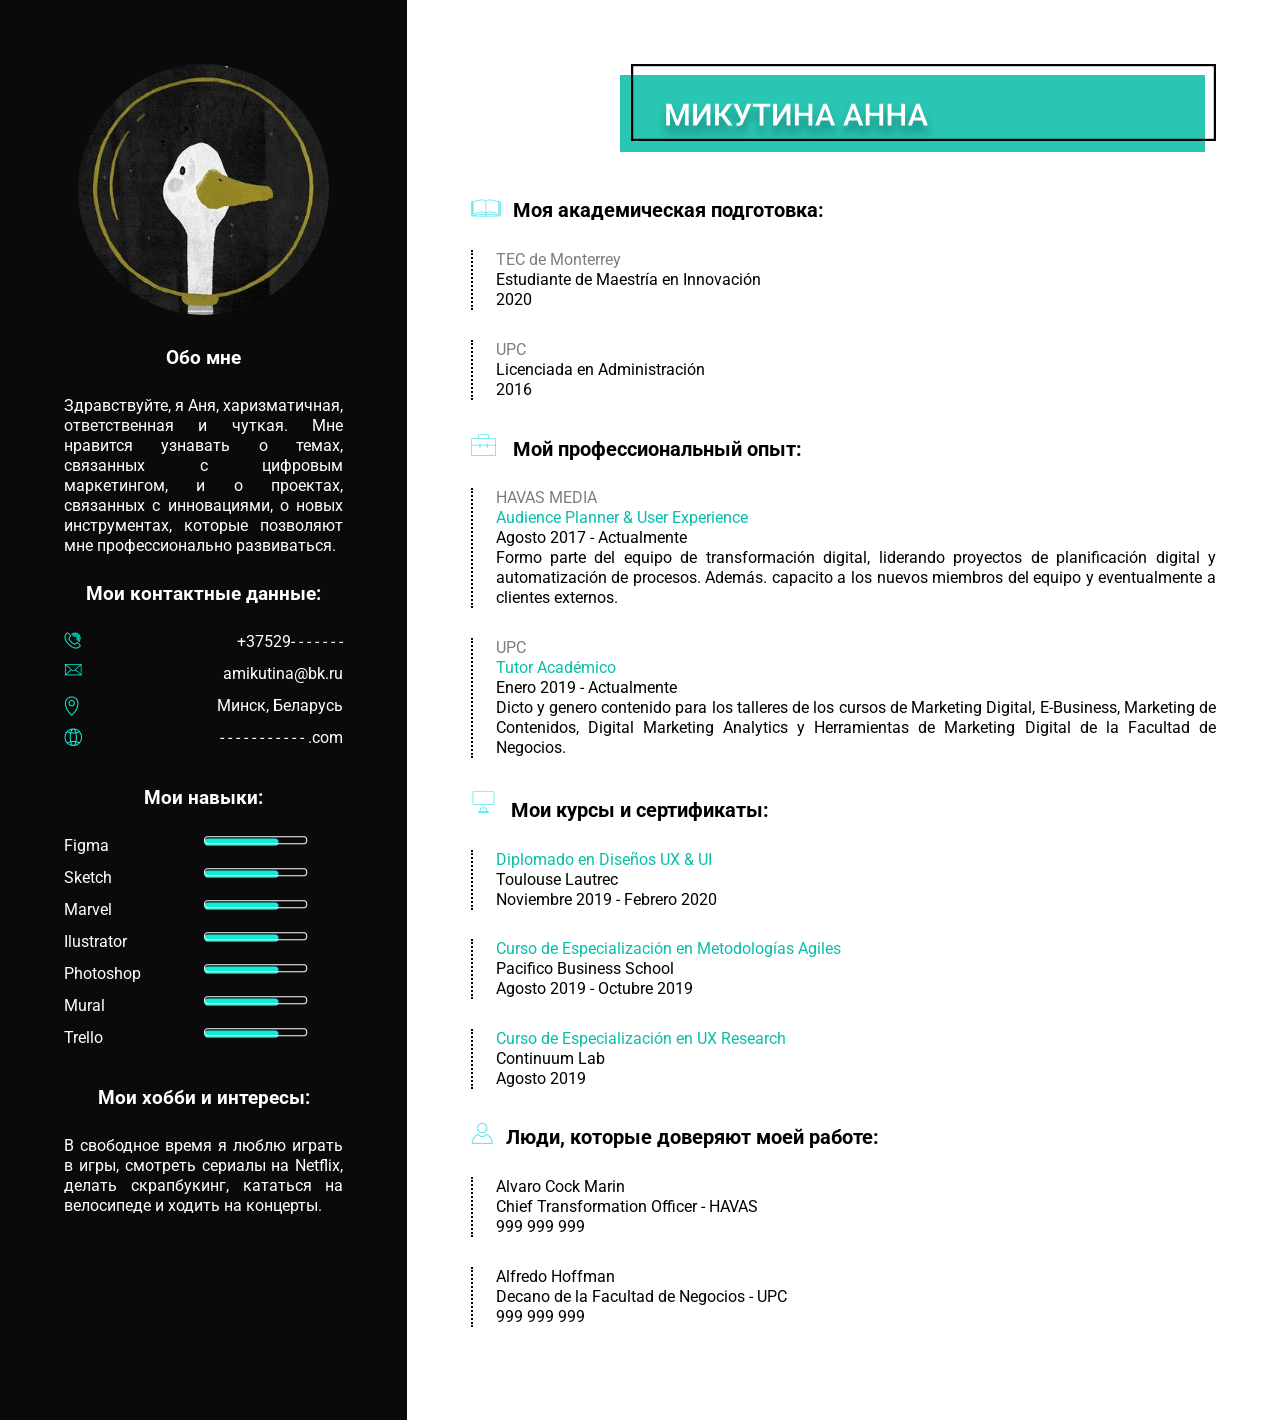
<file: index.html>
<!DOCTYPE html>
<html lang="ru">

<head>
    <meta charset="UTF-8">
    <meta name="viewport" content="width=device-width">
    <link href="./style.css" rel="stylesheet" type="text/css">
    <link href="https://fonts.googleapis.com/css2?family=Roboto:wght@300&display=swap" rel="stylesheet">
    <title>RESUME</title>
</head>

<body>
    <div class="str">
        <div class="kolonka-left">
            <img class="ava" src="./image/ava.jpg">
            <div>
                <h3>Обо мне</h3>
                <p>Здравствуйте, я Аня, харизматичная, ответственная и чуткая. Мне
                    нравится узнавать о темах, связанных с цифровым маркетингом, и о проектах, связанных с инновациями,
                    о новых инструментах, которые позволяют мне профессионально развиваться.</p>
                <h3>Мои контактные данные:</h3>
                <div class="table_1">
                    <img src="./image/1mini.png">
                    <p>+37529- - - - - - -</p>
                    <img src="./image/2mini.png">
                    <p>amikutina@bk.ru</p>
                    <img src="./image/3mini.png">
                    <p>Минск, Беларусь</p>
                    <img src="./image/4mini.png">
                    <p>- - - - - - - - - - - .com</p>
                </div>
                <h3>Мои навыки:</h3>
                <div class="table_2">
                    <p>Figma</p>
                    <img src="./image/linia.png">
                    <p>Sketch</p>
                    <img src="./image/linia.png">
                    <p>Marvel</p>
                    <img src="./image/linia.png">
                    <p>Ilustrator</p>
                    <img src="./image/linia.png">
                    <p>Photoshop</p>
                    <img src="./image/linia.png">
                    <p>Mural</p>
                    <img src="./image/linia.png">
                    <p>Trello</p>
                    <img src="./image/linia.png">
                </div>
                <h3>Мои хобби и интересы:</h3>
                <p>В свободное время я люблю играть в игры, смотреть сериалы на Netflix, делать скрапбукинг, кататься
                    на велосипеде и ходить на концерты.</p>
            </div>
        </div>
        <div class="kolonka-right">
            <img class="fio" src="./image/fio.svg">
            <ul class="frame1">
                <li>
                    Моя академическая подготовка:
                </li>
            </ul>
            <div class="group1">
                <p class="grey">TEC de Monterrey</p>
                <p>Estudiante de Maestría en Innovación</p>
                <p>2020</p>
            </div>
            <div class="group1">
                <p class="grey">UPC</p>
                <p>Licenciada en Administración</p>
                <p>2016</p>
            </div>

            <ul class="frame2">
                <li>
                    Мой профессиональный опыт:
                </li>
            </ul>
            <div class="group1">
                <p class="grey">HAVAS MEDIA</p>
                <p class="green">Audience Planner & User Experience</p>
                <p>Agosto 2017 - Actualmente</p>
                <p>Formo parte del equipo de transformación digital, liderando proyectos de planificación digital y
                    automatización de procesos. Además. capacito a los nuevos miembros del equipo y eventualmente a
                    clientes externos.</p>
            </div>
            <div class="group1">
                <p class="grey">UPC</p>
                <p class="green">Tutor Académico</p>
                <p>Enero 2019 - Actualmente</p>
                <p> Dicto y genero contenido para los talleres de los cursos de Marketing Digital, E-Business,
                    Marketing
                    de Contenidos, Digital Marketing Analytics y Herramientas de Marketing Digital de la Facultad de
                    Negocios.</p>
            </div>

            <ul class="frame3">
                <li>
                    Мои курсы и сертификаты:
                </li>
            </ul>
            <div class="group1">
                <p class="green">Diplomado en Diseños UX & UI</p>
                <p>Toulouse Lautrec</p>
                <p>Noviembre 2019 - Febrero 2020</p>
            </div>
            <div class="group1">
                <p class="green">Curso de Especialización en Metodologías Agiles</p>
                <p>Pacifico Business School</p>
                <p> Agosto 2019 - Octubre 2019</p>
            </div>
            <div class="group1">
                <p class="green">Curso de Especialización en UX Research</p>
                <p>Continuum Lab</p>
                <p>Agosto 2019</p>
            </div>

            <ul class="frame4">
                <li>
                    Люди, которые доверяют моей работе:
                </li>
            </ul>
            <div class="group1">
                <p>Alvaro Cock Marin</p>
                <p> Chief Transformation Officer - HAVAS</p>
                <p>999 999 999</p>
            </div>
            <div class="group1">
                <p>Alfredo Hoffman</p>
                <p>Decano de la Facultad de Negocios - UPC</p>
                <p>999 999 999</p>
            </div>
        </div>
    </div>
    </div>
    </div>
</body>

</html>
</file>
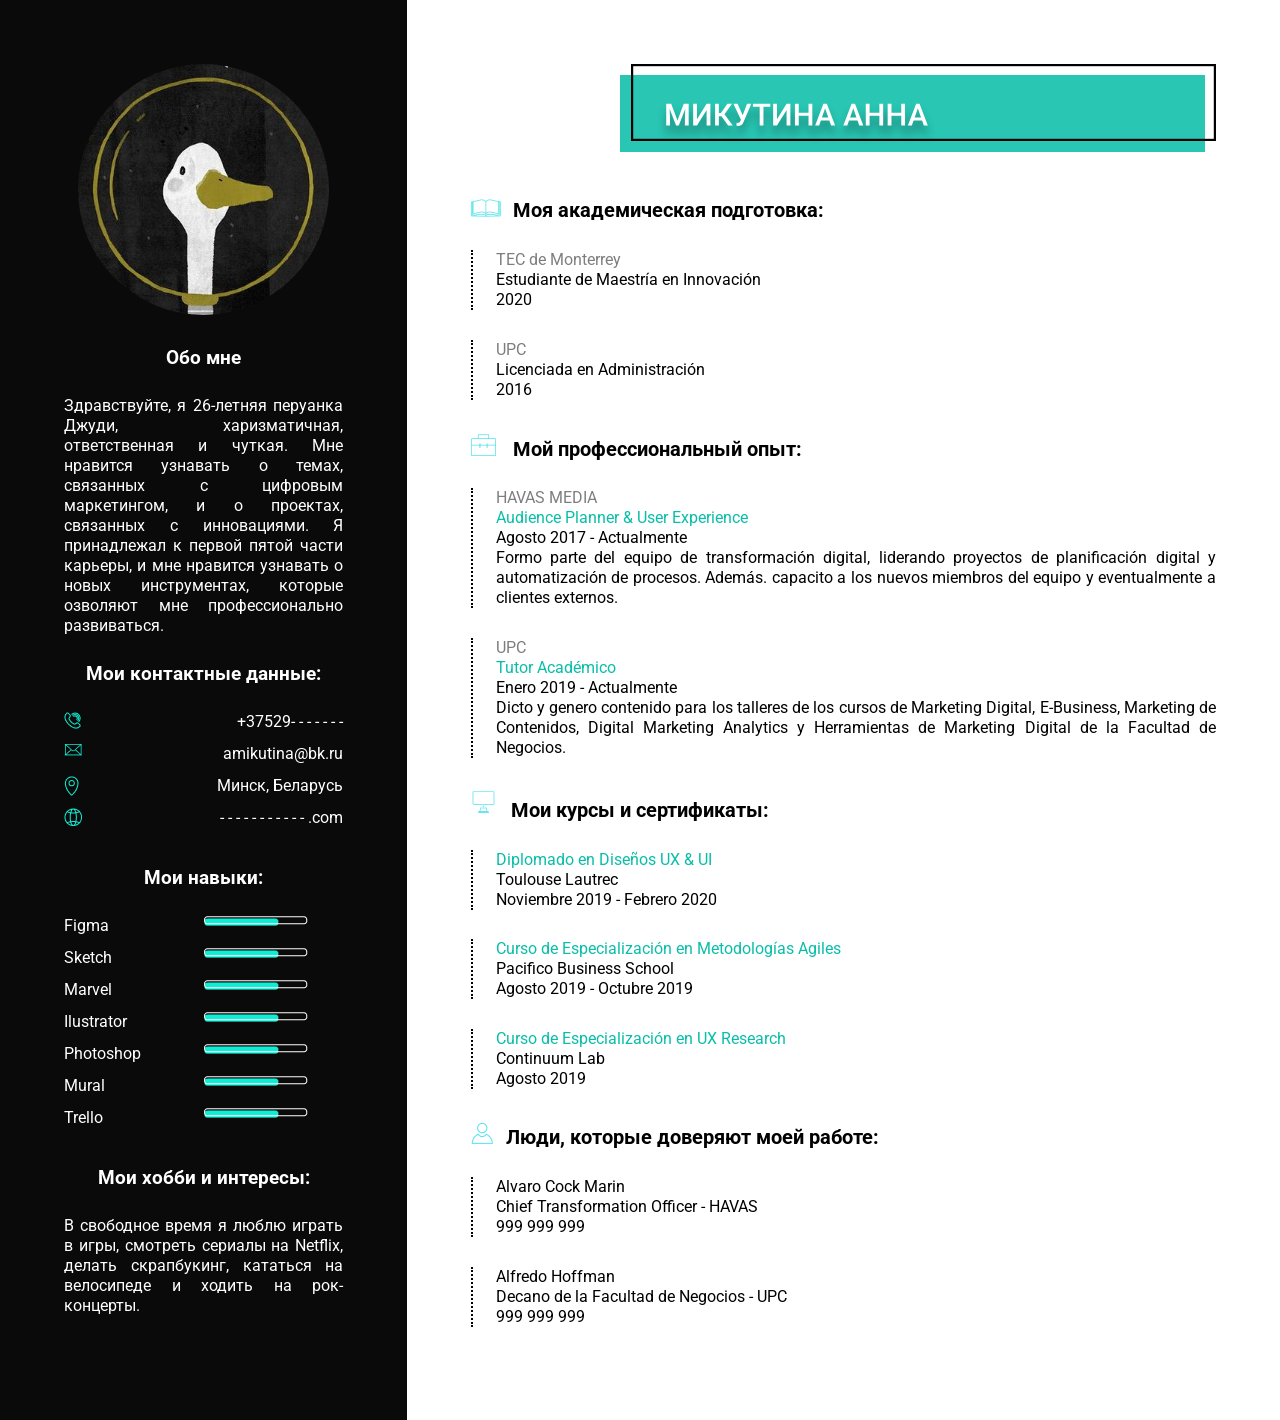
<file: resume.html>
<!DOCTYPE html>
<html lang="ru">

<head>
    <meta charset="UTF-8">
    <link href="style.css" rel="stylesheet" type="text/css">
    <link href="https://fonts.googleapis.com/css2?family=Roboto:wght@300&display=swap" rel="stylesheet">
    <title>RESUME</title>
</head>

<body>
    <div class="str">
        <div class="kolonka-left">
            <img class="ava" src="./image/ava.jpg">
            <div>
                <h3>Обо мне</h3>
                <p>Здравствуйте, я 26-летняя перуанка Джуди, харизматичная, ответственная и чуткая. Мне
                    нравится узнавать о темах, связанных с цифровым маркетингом, и о проектах, связанных с инновациями.
                    Я принадлежал к первой пятой части карьеры, и мне нравится узнавать о новых инструментах, которые
                    озволяют мне профессионально развиваться.</p>
                <h3>Мои контактные данные:</h3>
                <div class="table_1">
                    <img src="./image/1mini.png">
                    <p>+37529- - - - - - -</p>
                    <img src="./image/2mini.png">
                    <p>amikutina@bk.ru</p>
                    <img src="./image/3mini.png">
                    <p>Минск, Беларусь</p>
                    <img src="./image/4mini.png">
                    <p>- - - - - - - - - - - .com</p>
                </div>
                <h3>Мои навыки:</h3>
                <div class="table_2">
                    <p>Figma</p>
                    <img src="./image/linia.png">
                    <p>Sketch</p>
                    <img src="./image/linia.png">
                    <p>Marvel</p>
                    <img src="./image/linia.png">
                    <p>Ilustrator</p>
                    <img src="./image/linia.png">
                    <p>Photoshop</p>
                    <img src="./image/linia.png">
                    <p>Mural</p>
                    <img src="./image/linia.png">
                    <p>Trello</p>
                    <img src="./image/linia.png">
                </div>
                <h3>Мои хобби и интересы:</h3>
                <p>В свободное время я люблю играть в игры, смотреть сериалы на Netflix, делать скрапбукинг, кататься
                    на велосипеде и ходить на рок-концерты.</p>
            </div>
        </div>
        <div class="kolonka-right">
            <img class="fio" src="./image/fio.svg">
            <ul class="frame1">
                <li>
                    Моя академическая подготовка:
                </li>
            </ul>
            <div class="group1">
                <p class="grey">TEC de Monterrey</p>
                <p>Estudiante de Maestría en Innovación</p>
                <p>2020</p>
            </div>
            <div class="group1">
                <p class="grey">UPC</p>
                <p>Licenciada en Administración</p>
                <p>2016</p>
            </div>

            <ul class="frame2">
                <li>
                    Мой профессиональный опыт:
                </li>
            </ul>
            <div class="group1">
                <p class="grey">HAVAS MEDIA</p>
                <p class="green">Audience Planner & User Experience</p>
                <p>Agosto 2017 - Actualmente</p>
                <p>Formo parte del equipo de transformación digital, liderando proyectos de planificación digital y
                    automatización de procesos. Además. capacito a los nuevos miembros del equipo y eventualmente a
                    clientes externos.</p>
            </div>
            <div class="group1">
                <p class="grey">UPC</p>
                <p class="green">Tutor Académico</p>
                <p>Enero 2019 - Actualmente</p>
                <p> Dicto y genero contenido para los talleres de los cursos de Marketing Digital, E-Business,
                    Marketing
                    de Contenidos, Digital Marketing Analytics y Herramientas de Marketing Digital de la Facultad de
                    Negocios.</p>
            </div>

            <ul class="frame3">
                <li>
                    Мои курсы и сертификаты:
                </li>
            </ul>
            <div class="group1">
                <p class="green">Diplomado en Diseños UX & UI</p>
                <p>Toulouse Lautrec</p>
                <p>Noviembre 2019 - Febrero 2020</p>
            </div>
            <div class="group1">
                <p class="green">Curso de Especialización en Metodologías Agiles</p>
                <p>Pacifico Business School</p>
                <p> Agosto 2019 - Octubre 2019</p>
            </div>
            <div class="group1">
                <p class="green">Curso de Especialización en UX Research</p>
                <p>Continuum Lab</p>
                <p>Agosto 2019</p>
            </div>

            <ul class="frame4">
                <li>
                    Люди, которые доверяют моей работе:
                </li>
            </ul>
            <div class="group1">
                <p>Alvaro Cock Marin</p>
                <p> Chief Transformation Officer - HAVAS</p>
                <p>999 999 999</p>
            </div>
            <div class="group1">
                <p>Alfredo Hoffman</p>
                <p>Decano de la Facultad de Negocios - UPC</p>
                <p>999 999 999</p>
            </div>
        </div>
    </div>
    </div>
    </div>
</body>

</html>
</file>
<file: style.css>
html {
    box-sizing: border-box;
}
*, *:before, *:after {
    box-sizing: inherit;
    padding: 0;
    margin: 0;
}
body {
    font-family: Roboto;
    color: #ffffff;
    font-style: normal;
    line-height: 20px;
    font-size: 1rem;
    text-align: justify;
    user-select: none;
}
.str {
    display: flex;
}
.kolonka-left {
    flex: 1 1 236px;
    background: #0a0a0a;
    padding: 5%;
}
.kolonka-right{
    flex: 3 1 359px;
    background: #ffffff;
    padding: 5%;
    color: black;
}
.ava {
    width: 90%;
    border-radius: 100%;
    margin: 0% 5%;
}
.kolonka-left h3{
    text-align: center;
    margin: 10% 0%;
}
.table_1{
    display: grid;
    grid: repeat(4, 2rem)/ auto 1fr;
}
.table_1 p{
    text-align: right;
}
.table_2{
    display: grid;
    grid: repeat(7, 2rem)/ repeat(2, 1fr);
}
.fio{
    width: 80%;
    margin: 0% 0% 5% 20%;
}
ul{
    list-style-position: inside;
}
li{
    font-size: 20px;
    font-weight: bold;
}
.frame1{
    list-style-image: url(./image/1frame.png);
}
.frame2{
    list-style-image: url(./image/2frame.png);
}
.frame3{
    list-style-image: url(./image/3frame.png);
}
.frame4{
    list-style-image: url(./image/4frame.png);
}
.group1{
    border-left: dotted 2px;
    margin: 4% 0%;
    padding-left: 3%;
}
.grey{
    color: #7D7E7F;
}
.green{
    color: #09BEA8;
}
@media screen and (max-width: 768px) {
    .str{
        display: block;
    }
   }
</file>
